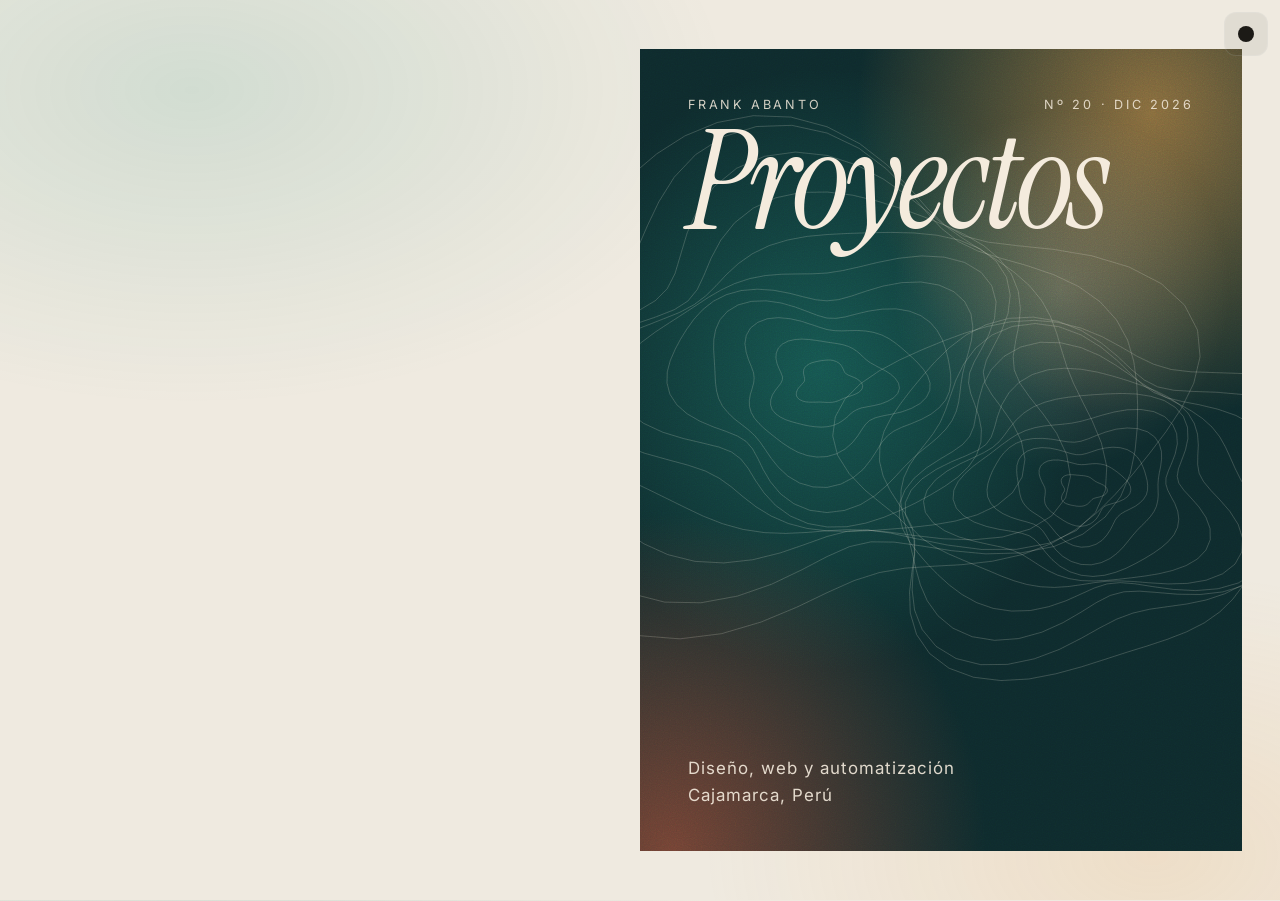
<file: docs/index.html>
<!DOCTYPE html>
<html lang="es" data-theme="dark">
<head>
  <meta charset="UTF-8">
  <meta name="viewport" content="width=device-width, initial-scale=1.0">
  <meta http-equiv="Content-Security-Policy" content="default-src 'self'; script-src 'self'; style-src 'self' 'unsafe-inline'; img-src 'self' data: https:; font-src 'self'; connect-src 'self'; object-src 'none'; base-uri 'none'; form-action 'none'">
  <title>Revista de proyectos · Frank Abanto</title>
  <meta name="description" content="Revista interactiva con los proyectos de diseño, web y automatización de Frank Abanto: pasa las páginas, mira cada captura y entra a la demo o al código.">
  <meta name="author" content="Frank Abanto">
  <meta name="robots" content="index, follow, max-image-preview:large">
  <link rel="canonical" href="https://frankusqabant.github.io/revista-de-proyectos/">
  <meta name="color-scheme" content="dark light">
  <meta name="theme-color" content="#0b1013" media="(prefers-color-scheme: dark)">
  <meta name="theme-color" content="#efeae0" media="(prefers-color-scheme: light)">

  <!-- Open Graph (Facebook, WhatsApp, LinkedIn, Telegram, Discord…) -->
  <meta property="og:type" content="website">
  <meta property="og:site_name" content="Revista de proyectos · Frank Abanto">
  <meta property="og:locale" content="es_PE">
  <meta property="og:title" content="Mis proyectos · Revista interactiva de Frank Abanto">
  <meta property="og:description" content="Diseño, web y automatización en formato revista: pasa las páginas, mira cada proyecto y entra a la demo o al código.">
  <meta property="og:url" content="https://frankusqabant.github.io/revista-de-proyectos/">
  <meta property="og:image" content="https://frankusqabant.github.io/revista-de-proyectos/og.jpg">
  <meta property="og:image:secure_url" content="https://frankusqabant.github.io/revista-de-proyectos/og.jpg">
  <meta property="og:image:type" content="image/jpeg">
  <meta property="og:image:width" content="1200">
  <meta property="og:image:height" content="630">
  <meta property="og:image:alt" content="Portada de la revista «Proyectos» de Frank Abanto">

  <!-- X (Twitter) -->
  <meta name="twitter:card" content="summary_large_image">
  <meta name="twitter:title" content="Mis proyectos · Revista interactiva de Frank Abanto">
  <meta name="twitter:description" content="Diseño, web y automatización en formato revista: pasa las páginas y mira cada proyecto.">
  <meta name="twitter:image" content="https://frankusqabant.github.io/revista-de-proyectos/og.jpg">
  <meta name="twitter:image:alt" content="Portada de la revista «Proyectos» de Frank Abanto">

  <!-- Iconos y aplicación instalable -->
  <link rel="icon" href="favicon.ico" sizes="any">
  <link rel="icon" href="icon.svg" type="image/svg+xml">
  <link rel="apple-touch-icon" href="apple-touch-icon.png">
  <link rel="manifest" href="manifest.webmanifest">

  <!-- Datos estructurados: los escribe scripts/sync-repos.mjs -->
  <!-- SEO:INICIO -->
  <script type="application/ld+json">{"@context":"https://schema.org","@graph":[{"@type":"WebSite","@id":"https://frankusqabant.github.io/revista-de-proyectos/#sitio","url":"https://frankusqabant.github.io/revista-de-proyectos/","name":"Revista de proyectos · Frank Abanto","inLanguage":"es","description":"Revista interactiva con los proyectos de diseño, web y automatización de Frank Abanto.","author":{"@id":"https://frankusqabant.github.io/revista-de-proyectos/#autor"}},{"@type":"Person","@id":"https://frankusqabant.github.io/revista-de-proyectos/#autor","name":"Frank Abanto","url":"https://github.com/FrankUsqAbant","sameAs":["https://github.com/FrankUsqAbant"],"jobTitle":"Desarrollador web y automatizaciones"},{"@type":"CollectionPage","@id":"https://frankusqabant.github.io/revista-de-proyectos/#coleccion","url":"https://frankusqabant.github.io/revista-de-proyectos/","name":"Mis proyectos","isPartOf":{"@id":"https://frankusqabant.github.io/revista-de-proyectos/#sitio"},"inLanguage":"es","mainEntity":{"@type":"ItemList","numberOfItems":20,"itemListElement":[{"@type":"ListItem","position":1,"name":"LeerEsPensar","url":"https://frankusqabant.github.io/revista-de-proyectos/#LeerEsPensar","description":"biblioteca para el grupo de Facebook: los miembros pueden leer en línea o descargar los libros que quieran."},{"@type":"ListItem","position":2,"name":"FrankUsqAbant.Github.Io","url":"https://frankusqabant.github.io/revista-de-proyectos/#FrankUsqAbant.github.io","description":"Tarjeta digital en estilo terminal: redes, código QR, contacto (vCard) y compartir. Sin frameworks, 43 KB"},{"@type":"ListItem","position":3,"name":"Frank Abanto","url":"https://frankusqabant.github.io/revista-de-proyectos/#frank-abanto","description":"portafolio de un solo archivo: titular bordado con canvas y WebGL, y proyectos leídos de GitHub"},{"@type":"ListItem","position":4,"name":"PokeAPI","url":"https://frankusqabant.github.io/revista-de-proyectos/#PokeAPI","description":"explorador de los 151 Pokémon de primera generación con datos de la API pública"},{"@type":"ListItem","position":5,"name":"Concepto Un día","url":"https://frankusqabant.github.io/revista-de-proyectos/#concepto-un-dia","description":"cielo WebGL interactivo: arrastra el sol y cambia el momento del día"},{"@type":"ListItem","position":6,"name":"Jireh Pasteleria","url":"https://frankusqabant.github.io/revista-de-proyectos/#jireh-pasteleria","description":"JIRÉH Panadería y Pastelería (Cajamarca): catálogo de tortas, 'Arma tu torta' en vivo y pedidos por WhatsApp"},{"@type":"ListItem","position":7,"name":"Chavez Originals","url":"https://frankusqabant.github.io/revista-de-proyectos/#chavez-originals","description":"Chavez Originals (Cajamarca): tienda de calzado con vitrina interactiva, catálogo administrable con Supabase y pedidos por WhatsApp"},{"@type":"ListItem","position":8,"name":"Hostal Aguilar","url":"https://frankusqabant.github.io/revista-de-proyectos/#hostal-aguilar","description":"Hostal Aguilar (Cajamarca): web con concepto 'la luz encendida', reservas por WhatsApp y panel con Supabase"},{"@type":"ListItem","position":9,"name":"WOU Academic Document Studio","url":"https://frankusqabant.github.io/revista-de-proyectos/#document-student","description":"generador de documentos académicos oficiales de Western Oregon University (React + TypeScript)"},{"@type":"ListItem","position":10,"name":"Santuario de Yoga Elite","url":"https://frankusqabant.github.io/revista-de-proyectos/#simple-yoga-elite","description":"web wellness de estilo boutique con diseño sereno"},{"@type":"ListItem","position":11,"name":"Portafolio personal de Frank Abanto","url":"https://frankusqabant.github.io/revista-de-proyectos/#pagina-taller-maquetacion","description":"Frontend Developer. HTML, CSS y JavaScript vanilla, sin frameworks ni build step."},{"@type":"ListItem","position":12,"name":"Abanto.dev","url":"https://frankusqabant.github.io/revista-de-proyectos/#abanto.dev","description":"sitio completo en React + TypeScript: servicios con demos, proyectos, sección «Aprende», agenda y paleta de comandos"},{"@type":"ListItem","position":13,"name":"Kasa Nord","url":"https://frankusqabant.github.io/revista-de-proyectos/#kasa-nord","description":"landing de inmobiliaria de lujo en Lima. HTML/CSS/JS planos, sin build."},{"@type":"ListItem","position":14,"name":"Parallax","url":"https://frankusqabant.github.io/revista-de-proyectos/#parallax","description":"sitio con efecto de profundidad al hacer scroll"},{"@type":"ListItem","position":15,"name":"Astro","url":"https://frankusqabant.github.io/revista-de-proyectos/#astro-sitio-web","description":"sitio web estático hecho con Astro"},{"@type":"ListItem","position":16,"name":"⚡ VÉRTICE","url":"https://frankusqabant.github.io/revista-de-proyectos/#vertice-moda","description":"Moda masculina contemporánea. Sitio web premium en tema oscuro con acentos cobre. HTML/CSS vanilla, sin dependencias."},{"@type":"ListItem","position":17,"name":"Biblioteca Digital","url":"https://frankusqabant.github.io/revista-de-proyectos/#Proyecto-Library","description":"libros clásicos de dominio público para leer en línea"},{"@type":"ListItem","position":18,"name":"🦷 Clínica dental premium","url":"https://frankusqabant.github.io/revista-de-proyectos/#aurea-dental","description":"sitio web profesional. Diseño elegante, responsive, sin dependencias."},{"@type":"ListItem","position":19,"name":"Eleventy Starter","url":"https://frankusqabant.github.io/revista-de-proyectos/#starter-project-eleventy","description":"plantilla base para sitios estáticos con 11ty y Nunjucks"},{"@type":"ListItem","position":20,"name":"PlatosYa","url":"https://frankusqabant.github.io/revista-de-proyectos/#PlatosYa","description":"sistema de pedidos para restaurantes: carta y carrito para clientes y tablero Kanban en tiempo real para la cocina"}]}}]}</script>
  <!-- SEO:FIN -->

  <!-- Fuentes propias -->
  <link rel="preload" href="fonts/instrument-serif-400.woff2" as="font" type="font/woff2" crossorigin>
  <link rel="preload" href="fonts/instrument-serif-400-italic.woff2" as="font" type="font/woff2" crossorigin>
  <link rel="preload" href="fonts/inter-variable.woff2" as="font" type="font/woff2" crossorigin>

  <!-- Styles -->
  <link rel="stylesheet" href="style.css?v=20261121f">
</head>
<body>

  <!-- Lista de proyectos sin JavaScript: la escribe scripts/sync-repos.mjs -->
  <!-- PROYECTOS:INICIO -->
  <noscript>
    <section style="max-width:42rem;margin:2rem auto;padding:0 1rem;font-family:system-ui,sans-serif;line-height:1.6">
      <h1>Mis proyectos</h1>
      <p>Esta revista necesita JavaScript para pasar las páginas. Estos son los proyectos:</p>
      <ul>
      <li><strong>LeerEsPensar</strong>: biblioteca para el grupo de Facebook: los miembros pueden leer en línea o descargar los libros que quieran. (<a href="https://github.com/FrankUsqAbant/LeerEsPensar">Código</a>)</li>
      <li><strong>FrankUsqAbant.Github.Io</strong>: Tarjeta digital en estilo terminal: redes, código QR, contacto (vCard) y compartir. Sin frameworks, 43 KB (<a href="https://frankusqabant.github.io/">Ver en vivo</a> · <a href="https://github.com/FrankUsqAbant/FrankUsqAbant.github.io">Código</a>)</li>
      <li><strong>Frank Abanto</strong>: portafolio de un solo archivo: titular bordado con canvas y WebGL, y proyectos leídos de GitHub (<a href="https://frank-abanto.pages.dev">Ver en vivo</a> · <a href="https://github.com/FrankUsqAbant/frank-abanto">Código</a>)</li>
      <li><strong>PokeAPI</strong>: explorador de los 151 Pokémon de primera generación con datos de la API pública (<a href="https://frankusqabant.github.io/PokeAPI/">Ver en vivo</a> · <a href="https://github.com/FrankUsqAbant/PokeAPI">Código</a>)</li>
      <li><strong>Concepto Un día</strong>: cielo WebGL interactivo: arrastra el sol y cambia el momento del día (<a href="https://concepto-un-dia.pages.dev">Ver en vivo</a> · <a href="https://github.com/FrankUsqAbant/concepto-un-dia">Código</a>)</li>
      <li><strong>Jireh Pasteleria</strong>: JIRÉH Panadería y Pastelería (Cajamarca): catálogo de tortas, &#39;Arma tu torta&#39; en vivo y pedidos por WhatsApp (<a href="https://jireh-pasteleria.pages.dev">Ver en vivo</a> · <a href="https://github.com/FrankUsqAbant/jireh-pasteleria">Código</a>)</li>
      <li><strong>Chavez Originals</strong>: Chavez Originals (Cajamarca): tienda de calzado con vitrina interactiva, catálogo administrable con Supabase y pedidos por WhatsApp (<a href="https://chavez-originals.pages.dev">Ver en vivo</a> · <a href="https://github.com/FrankUsqAbant/chavez-originals">Código</a>)</li>
      <li><strong>Hostal Aguilar</strong>: Hostal Aguilar (Cajamarca): web con concepto &#39;la luz encendida&#39;, reservas por WhatsApp y panel con Supabase (<a href="https://hostal-aguilar.pages.dev">Ver en vivo</a> · <a href="https://github.com/FrankUsqAbant/hostal-aguilar">Código</a>)</li>
      <li><strong>WOU Academic Document Studio</strong>: generador de documentos académicos oficiales de Western Oregon University (React + TypeScript) (<a href="https://frankusqabant.github.io/document-student/">Ver en vivo</a> · <a href="https://github.com/FrankUsqAbant/document-student">Código</a>)</li>
      <li><strong>Santuario de Yoga Elite</strong>: web wellness de estilo boutique con diseño sereno (<a href="https://frankusqabant.github.io/simple-yoga-elite/">Ver en vivo</a> · <a href="https://github.com/FrankUsqAbant/simple-yoga-elite">Código</a>)</li>
      <li><strong>Portafolio personal de Frank Abanto</strong>: Frontend Developer. HTML, CSS y JavaScript vanilla, sin frameworks ni build step. (<a href="https://frankusqabant.github.io/pagina-taller-maquetacion/portafolio-cv/">Ver en vivo</a> · <a href="https://github.com/FrankUsqAbant/pagina-taller-maquetacion">Código</a>)</li>
      <li><strong>Abanto.dev</strong>: sitio completo en React + TypeScript: servicios con demos, proyectos, sección «Aprende», agenda y paleta de comandos (<a href="https://abanto.pages.dev">Ver en vivo</a> · <a href="https://github.com/FrankUsqAbant/abanto.dev">Código</a>)</li>
      <li><strong>Kasa Nord</strong>: landing de inmobiliaria de lujo en Lima. HTML/CSS/JS planos, sin build. (<a href="https://frankusqabant.github.io/kasa-nord/">Ver en vivo</a> · <a href="https://github.com/FrankUsqAbant/kasa-nord">Código</a>)</li>
      <li><strong>Parallax</strong>: sitio con efecto de profundidad al hacer scroll (<a href="https://frankusqabant.github.io/parallax/">Ver en vivo</a> · <a href="https://github.com/FrankUsqAbant/parallax">Código</a>)</li>
      <li><strong>Astro</strong>: sitio web estático hecho con Astro (<a href="https://frankusqabant.github.io/astro-sitio-web/">Ver en vivo</a> · <a href="https://github.com/FrankUsqAbant/astro-sitio-web">Código</a>)</li>
      <li><strong>⚡ VÉRTICE</strong>: Moda masculina contemporánea. Sitio web premium en tema oscuro con acentos cobre. HTML/CSS vanilla, sin dependencias. (<a href="https://frankusqabant.github.io/vertice-moda/">Ver en vivo</a> · <a href="https://github.com/FrankUsqAbant/vertice-moda">Código</a>)</li>
      <li><strong>Biblioteca Digital</strong>: libros clásicos de dominio público para leer en línea (<a href="https://frankusqabant.github.io/Proyecto-Library/">Ver en vivo</a> · <a href="https://github.com/FrankUsqAbant/Proyecto-Library">Código</a>)</li>
      <li><strong>🦷 Clínica dental premium</strong>: sitio web profesional. Diseño elegante, responsive, sin dependencias. (<a href="https://frankusqabant.github.io/aurea-dental/">Ver en vivo</a> · <a href="https://github.com/FrankUsqAbant/aurea-dental">Código</a>)</li>
      <li><strong>Eleventy Starter</strong>: plantilla base para sitios estáticos con 11ty y Nunjucks (<a href="https://frankusqabant.github.io/starter-project-eleventy/">Ver en vivo</a> · <a href="https://github.com/FrankUsqAbant/starter-project-eleventy">Código</a>)</li>
      <li><strong>PlatosYa</strong>: sistema de pedidos para restaurantes: carta y carrito para clientes y tablero Kanban en tiempo real para la cocina (<a href="https://platos-ya.vercel.app">Ver en vivo</a> · <a href="https://github.com/FrankUsqAbant/PlatosYa">Código</a>)</li>
      </ul>
    </section>
  </noscript>
  <!-- PROYECTOS:FIN -->

  <!-- Loader -->
  <div class="loader" id="loader" aria-hidden="true">
    <div class="loader__spinner"></div>
  </div>

  <button class="tema" id="tema" aria-label="Cambiar tema claro u oscuro" title="Cambiar tema"><span aria-hidden="true"></span></button>

  <main class="mesa" aria-label="Revista de proyectos de Frank Abanto">
    <div class="revista" id="revista"></div>
  </main>

  <p class="pista" id="pista" aria-hidden="true">Toca o arrastra la esquina para pasar de página</p>
  <p class="sr-only" id="lector" aria-live="polite">Portada</p>

  <script src="vendor/page-flip.browser.js"></script>
  <script src="script.js?v=20261121f"></script>
</body>
</html>
</file>
<file: docs/style.css>
/* Fuentes propias (licencia OFL): Instrument Serif e Inter. */
@font-face{font-family:"Instrument Serif";font-style:normal;font-weight:400;font-display:swap;src:url(fonts/instrument-serif-400.woff2) format("woff2")}
@font-face{font-family:"Instrument Serif";font-style:italic;font-weight:400;font-display:swap;src:url(fonts/instrument-serif-400-italic.woff2) format("woff2")}
@font-face{font-family:Inter;font-style:normal;font-weight:100 900;font-display:swap;src:url(fonts/inter-variable.woff2) format("woff2")}

/* ── Colores: fondo oscuro → revista clara; fondo claro → revista oscura ── */
:root, [data-theme="dark"] {
  --mesa: #0B1013;
  --mesa-luz: rgba(31, 138, 122, .16);
  --mesa-calida: rgba(232, 160, 74, .10);
  --papel: #F6F1E7;
  --papel-2: #EFE8DA;
  --tinta: #1C1A16;
  --tinta-2: #5C564B;
  --linea: rgba(28, 26, 22, .12);
  --boton: rgba(255, 255, 255, .08);
  --boton-tinta: #EDEAE0;
  --serif: "Instrument Serif", Georgia, serif;
  --sans: Inter, system-ui, sans-serif;
}
[data-theme="light"] {
  --mesa: #EFEAE0;
  --mesa-luz: rgba(31, 138, 122, .14);
  --mesa-calida: rgba(232, 160, 74, .16);
  --papel: #161B20;
  --papel-2: #1C2228;
  --tinta: #EEF0EE;
  --tinta-2: #A7ADAA;
  --linea: rgba(238, 241, 244, .12);
  --boton: rgba(0, 0, 0, .06);
  --boton-tinta: #1C1A16;
}

* { box-sizing: border-box; margin: 0; }
html, body { height: 100%; }
body {
  font-family: var(--sans);
  color: var(--tinta);
  background:
    radial-gradient(60% 50% at 15% 10%, var(--mesa-luz), transparent 70%),
    radial-gradient(50% 45% at 90% 95%, var(--mesa-calida), transparent 70%),
    var(--mesa);
  overflow: hidden;
  -webkit-font-smoothing: antialiased;
}
.sr-only { position: absolute; width: 1px; height: 1px; overflow: hidden; clip: rect(0 0 0 0); white-space: nowrap; }

/* ── Mesa y revista: la librería ajusta las páginas al espacio disponible ── */
.mesa { height: 100dvh; padding: clamp(12px, 3vh, 32px) clamp(10px, 3vw, 40px); display: grid; }
.revista { width: 100%; height: 100%; }
.aviso { place-self: center; text-align: center; opacity: .8; }

/* ── Página base ── */
.pagina { background: var(--papel); color: var(--tinta); overflow: hidden; }
.hoja { position: relative; padding: 9% 8% 8%; display: flex; flex-direction: column; }
.hoja--imagen { background: var(--papel-2); }
.folio {
  position: absolute; bottom: 4.5%; font-size: .68rem; letter-spacing: .16em; color: var(--tinta-2);
  font-variant-numeric: tabular-nums;
}
.hoja--imagen .folio { left: 8%; }
.hoja--ficha .folio, .hoja--frases .folio { right: 8%; }

/* Captura en un marco de navegador, sobre un velo del color del proyecto */
.hoja--imagen::before {
  content: ''; position: absolute; inset: 0;
  background: radial-gradient(80% 60% at 50% 45%, hsl(var(--tono) 60% 50% / .16), transparent 75%);
}
.captura {
  position: relative; margin: auto 0; border-radius: 8px; overflow: hidden; background: #1B1713;
  box-shadow: 0 24px 40px -22px rgba(20, 14, 6, .55), 0 0 0 1px rgba(0, 0, 0, .08);
}
.captura__barra { height: 18px; display: flex; align-items: center; gap: 5px; padding: 0 9px; background: #241E19; }
.captura__barra i { width: 6px; height: 6px; border-radius: 50%; background: #FF5F57; }
.captura__barra i:nth-child(2) { background: #FEBC2E; }
.captura__barra i:nth-child(3) { background: #28C840; }
.captura img { display: block; width: 100%; aspect-ratio: 16 / 10; object-fit: cover; object-position: top; background: #241E19; }
.captura--vacia {
  aspect-ratio: 16 / 10; display: grid; place-items: center; padding: 1rem; text-align: center;
  background: hsl(var(--tono) 45% 30%); color: #F6F1E7; font: italic 1.6rem/1.1 var(--serif);
}

/* ── Ficha ── */
.ficha__cabeza {
  display: flex; justify-content: space-between; gap: 1rem;
  font-size: .66rem; font-weight: 600; letter-spacing: .18em; text-transform: uppercase; color: var(--tinta-2);
}
.ficha__cabeza span:first-child { color: hsl(var(--tono, 170) 55% 40%); }
[data-theme="light"] .ficha__cabeza span:first-child { color: hsl(var(--tono, 170) 70% 65%); }
.ficha__titulo {
  margin: 1.2rem 0 .9rem; font: 400 clamp(1.7rem, 3.6vw, 3rem)/1 var(--serif); letter-spacing: -.02em;
  overflow-wrap: anywhere;
}
.ficha__titulo em { color: hsl(var(--tono, 170) 55% 40%); }
[data-theme="light"] .ficha__titulo em { color: hsl(var(--tono, 170) 70% 65%); }
.ficha__texto { font-size: clamp(.82rem, 1.15vw, 1.02rem); line-height: 1.6; color: var(--tinta-2); }
.ficha__tags { display: flex; flex-wrap: wrap; gap: .4rem; margin-top: 1.1rem; }
.ficha__tags span { font-size: .68rem; padding: .25rem .6rem; border: 1px solid var(--linea); border-radius: 99px; color: var(--tinta-2); }
.ficha__enlaces { margin-top: auto; padding-bottom: 1.4rem; display: flex; flex-wrap: wrap; gap: .4rem 1.4rem; }
.ficha__enlaces a {
  font-size: .86rem; font-weight: 600; color: var(--tinta); text-decoration: none;
  border-bottom: 1px solid hsl(var(--tono, 170) 55% 45%); padding: .5rem 0 .2rem;
}
.ficha__enlaces a:hover, .ficha__enlaces a:focus-visible { color: hsl(var(--tono, 170) 55% 42%); outline: none; }

/* ── Frases y cierre ── */
.frases { position: relative; flex: 1; display: grid; }
.frases blockquote { grid-area: 1 / 1; align-self: center; opacity: 0; transition: opacity 1s ease; }
.frases blockquote.on { opacity: 1; }
.frases p { font: italic 400 clamp(1.3rem, 2.4vw, 2.3rem)/1.2 var(--serif); }
.frases p::before { content: '“'; display: block; font-size: 1.6em; line-height: .6; color: #C4563A; }
.hoja--gracias { justify-content: center; }

/* ── Tapa: color propio, curvas de nivel y una luz que sigue al cursor ── */
.tapa {
  position: relative; padding: 8% 8% 7%; display: flex; flex-direction: column; color: #F4EBDD;
  background:
    radial-gradient(70% 55% at 85% 8%, rgba(232, 160, 74, .55), transparent 70%),
    radial-gradient(75% 60% at 5% 100%, rgba(196, 86, 58, .55), transparent 70%),
    radial-gradient(60% 50% at 30% 40%, rgba(31, 138, 122, .45), transparent 75%),
    #0E2A2C;
}
.tapa::after {
  content: ''; position: absolute; inset: 0; pointer-events: none; opacity: .22; mix-blend-mode: overlay;
  background: url("data:image/svg+xml,%3Csvg xmlns='http://www.w3.org/2000/svg' width='160' height='160'%3E%3Cfilter id='g'%3E%3CfeTurbulence type='fractalNoise' baseFrequency='.85' numOctaves='2'/%3E%3C/filter%3E%3Crect width='100%25' height='100%25' filter='url(%23g)'/%3E%3C/svg%3E");
}
.tapa__luz {
  position: absolute; inset: 0; pointer-events: none;
  background: radial-gradient(40% 32% at var(--lx, 70%) var(--ly, 30%), rgba(255, 236, 205, .22), transparent 70%);
}
.curvas { position: absolute; inset: 0; width: 100%; height: 100%; }
.curvas path { fill: none; stroke: rgba(244, 235, 221, .2); stroke-width: .7; }
.tapa > p, .tapa > h1 { position: relative; z-index: 1; }
.tapa__linea { display: flex; justify-content: space-between; font-size: .66rem; letter-spacing: .22em; text-transform: uppercase; opacity: .85; }
.tapa__titulo { margin-top: .4rem; font: italic 400 clamp(3.4rem, 9vw, 8rem)/.9 var(--serif); letter-spacing: -.035em; }
.tapa__pie { margin-top: auto; font-size: .78rem; line-height: 1.6; letter-spacing: .06em; opacity: .9; }
.tapa--atras { justify-content: flex-end; }
.tapa__pie a { color: inherit; text-underline-offset: 3px; }

/* ── Tema y pista ── */
.tema {
  position: fixed; top: 12px; right: 12px; z-index: 10; width: 44px; height: 44px; border-radius: 12px; cursor: pointer;
  border: 1px solid var(--linea); background: var(--boton); color: var(--boton-tinta); display: grid; place-items: center;
}
.tema span { width: 16px; height: 16px; border-radius: 50%; box-shadow: inset -5px -3px 0 0 currentColor; }
[data-theme="light"] .tema span { background: currentColor; box-shadow: none; }
.tema:focus-visible { outline: 2px solid #1F8A7A; outline-offset: 2px; }
.pista {
  position: fixed; left: 50%; bottom: 14px; z-index: 10; transform: translate(-50%, 8px); opacity: 0; pointer-events: none;
  padding: 8px 16px; border-radius: 99px; font-size: .75rem; white-space: nowrap;
  background: rgba(10, 14, 16, .82); color: #EDEAE0; transition: opacity .5s, transform .5s;
}
.pista.on { opacity: 1; transform: translate(-50%, 0); }

@media (prefers-reduced-motion: reduce) {
  .frases blockquote, .pista { transition: none; }
}

/* La librería maneja el display de .pagina: el diseño va en el bloque interior.
   Las medidas usan el ancho de la página (cqw) para crecer con ella. */
.pagina { container-type: size; }
.hoja, .tapa { height: 100%; }
.ficha__cabeza, .tapa__linea { font-size: max(.6rem, 2.1cqw); }
.ficha__titulo { font-size: max(1.6rem, 9.5cqw); }
.ficha__texto { font-size: max(.82rem, 3.5cqw); }
.ficha__tags span { font-size: max(.64rem, 2.4cqw); }
.ficha__enlaces a { font-size: max(.82rem, 3.2cqw); }
.folio { font-size: max(.6rem, 2.1cqw); }
.frases p { font-size: max(1.2rem, 6.4cqw); }
.tapa__titulo { font-size: max(3rem, 23cqw); }
.tapa__pie { font-size: max(.72rem, 2.8cqw); }

/* Al cerrar hacia la portada, la página que queda debajo se desvanece con el giro */
.pagina { transition: opacity .7s ease; }
.pagina.se-cierra { opacity: 0; }
</file>
